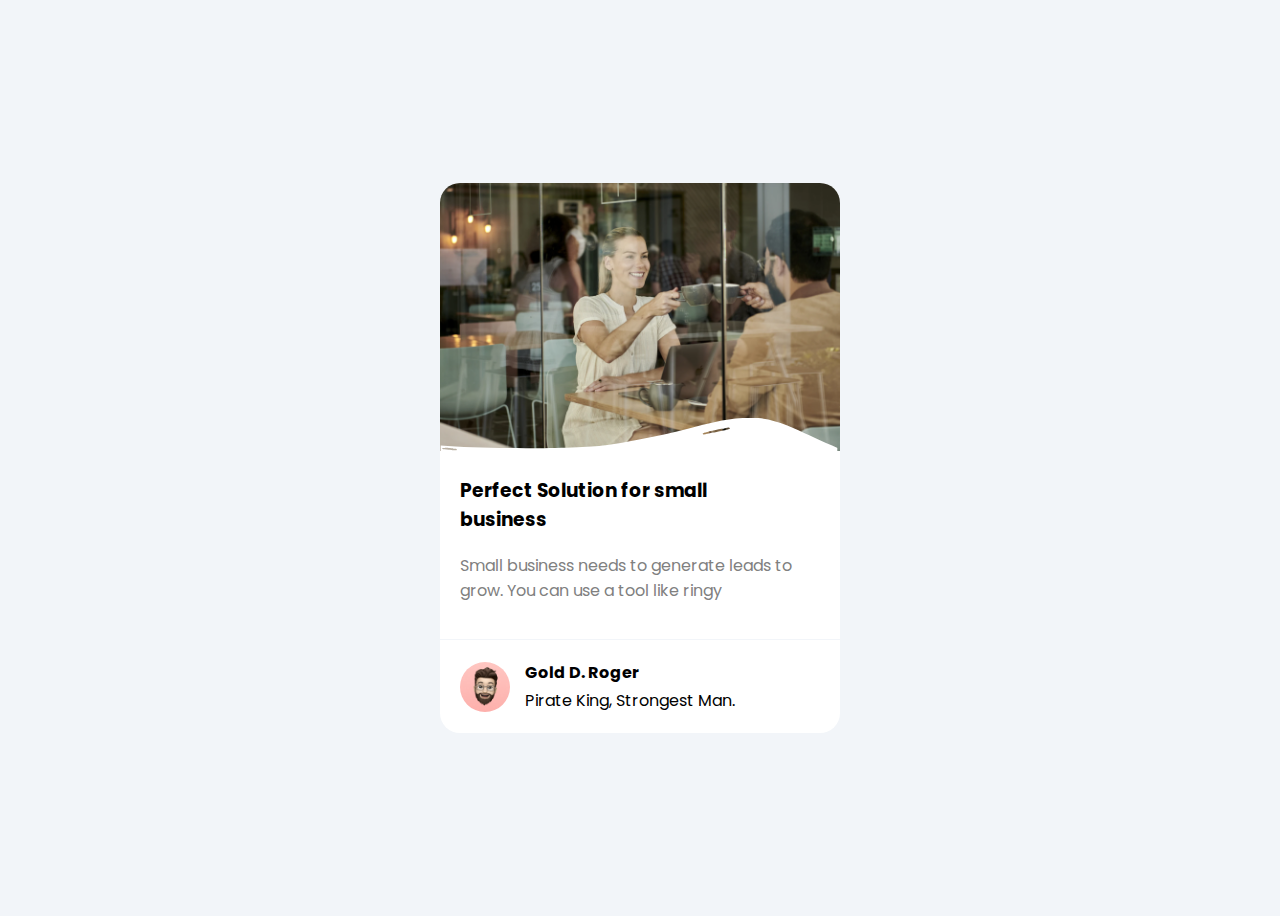
<file: index.html>
<!DOCTYPE html>
<html lang="en">
  <head>
    <meta charset="UTF-8" />
    <meta name="viewport" content="width=device-width, initial-scale=1.0" />
    <title>Business Card Compoent</title>
    <link rel="stylesheet" href="style.css" />
  </head>
  <body>
    <div class="container">
      <div class="card">
        <div class="top">
          <img
            src="./dccl--responsive-business-blog-card/hero-image-business-card.png"
            alt=""
          />
        </div>
        <div class="card-body">
          <img
            class="overlay"
            src="./dccl--responsive-business-blog-card/white-overlay.svg"
            alt=""
          />
          <h3>
            Perfect Solution for small <br />
            business
          </h3>
          <p>
            Small business needs to generate leads to grow. You can use a tool
            like ringy
          </p>
        </div>
        <div class="card-footer">
          <img
            src="./dccl--responsive-business-blog-card/avatar-image-business-card.png"
            alt=""
          />
          <div class="text">
            <h4>Gold D. Roger</h4>
            <p>Pirate King, Strongest Man.</p>
          </div>
        </div>
      </div>
    </div>
  </body>
</html>
</file>
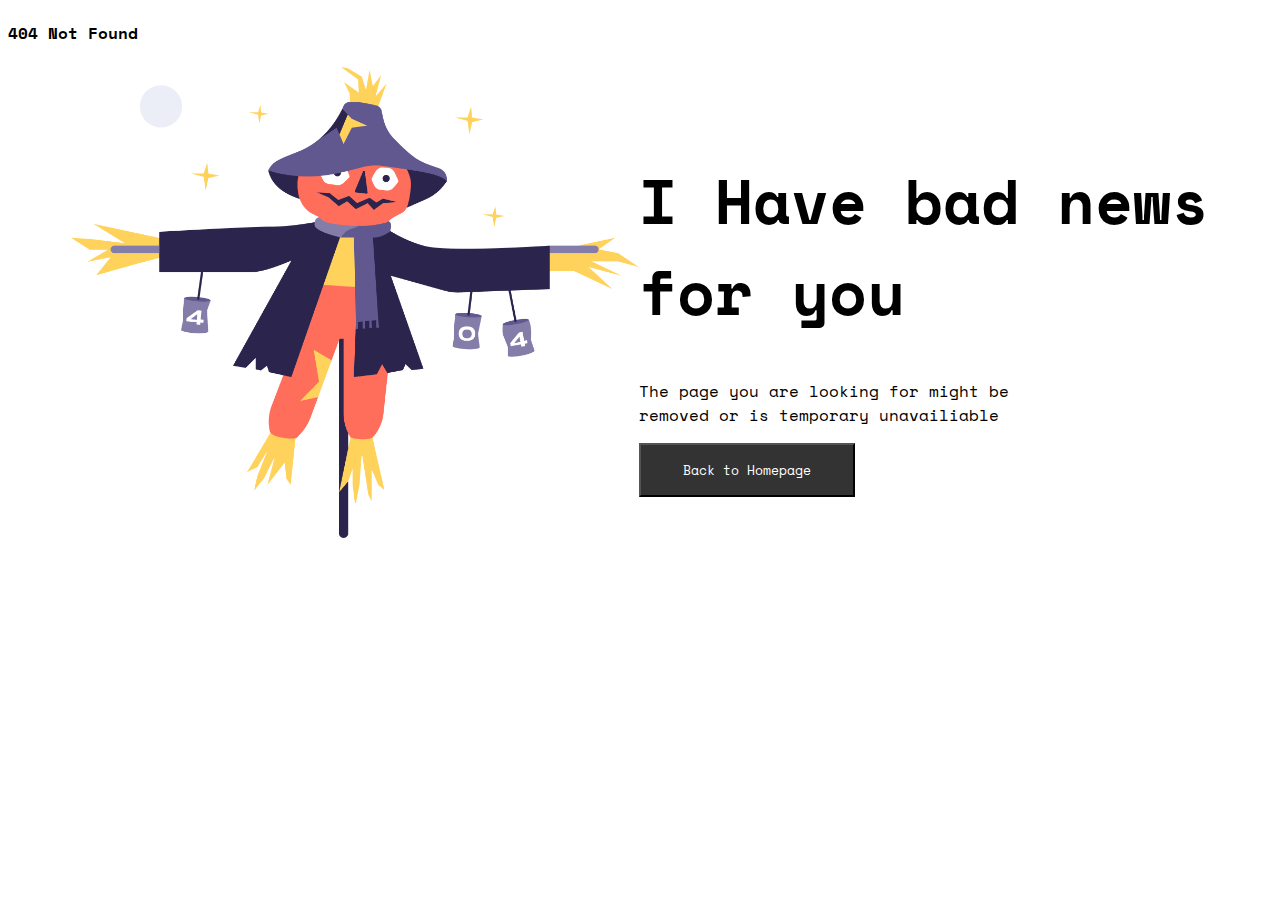
<file: 404-not-found-master/index.html>
<!DOCTYPE html>
<html lang="en">
  <head>
    <meta charset="utf-8" />
    <meta
      name="viewport"
      content="width=device-width, initial-scale=1,maximum-scale=5"
    />

    <link
      href="https://fonts.googleapis.com/css2?family=Poppins:wght@400;500&display=swap"
      rel="stylesheet"
    />
    <link rel="stylesheet" href="style.css" />
    <title>Devchallenges</title>
  </head>
  <body>
    <nav>
      <h4>404 Not Found</h4>
    </nav>
    <div class="container">
      <div class="img">
        <img src="./Scarecrow.png" alt="" />
      </div>
      <div class="text">
        <h1>I Have bad news <br />for you</h1>
        <p>
          The page you are looking for might be removed or is temporary
          unavailiable
        </p>
        <button>Back to Homepage</button>
      </div>
    </div>
  </body>
</html>
</file>
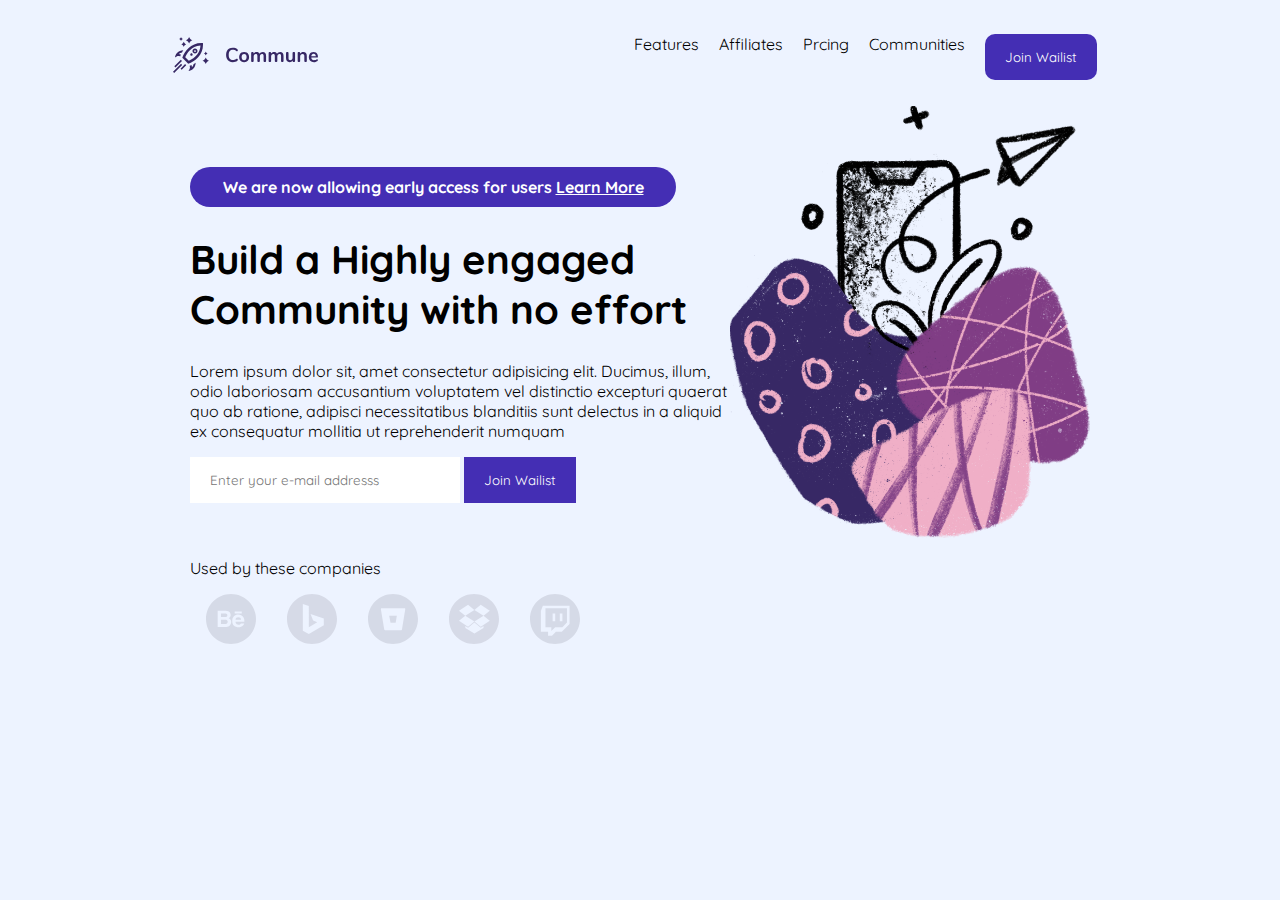
<file: Commune Waitlist Starter Files/index.html>
<!DOCTYPE html>
<html lang="en">
  <head>
    <meta charset="UTF-8" />
    <meta name="viewport" content="width=device-width, initial-scale=1.0" />
    <title>Commune Wailist Starter Files</title>
    <link rel="stylesheet" href="style.css" />
  </head>
  <body>
    <nav>
      <a href="#" class="brand">
        <img src="./Assets/Logo.svg" alt="" />
      </a>
      <img src="./Assets/Hamburger Menu.svg" alt="" class="menu" />
      <ul>
        <li>Features</li>
        <li>Affiliates</li>
        <li>Prcing</li>
        <li>Communities</li>
        <li><button>Join Wailist</button></li>
      </ul>
    </nav>
    <div class="hero">
      <div class="text-container">
        <h4 class="style-text">
          We are now allowing early access for users <a href="#">Learn More</a>
        </h4>
        <h1>
          Build a Highly engaged <br />
          Community with no effort
        </h1>
        <p>
          Lorem ipsum dolor sit, amet consectetur adipisicing elit. Ducimus,
          illum, odio laboriosam accusantium voluptatem vel distinctio excepturi
          quaerat quo ab ratione, adipisci necessitatibus blanditiis sunt
          delectus in a aliquid ex consequatur mollitia ut reprehenderit numquam
        </p>
        <div class="input-container">
          <input type="text" placeholder="Enter your e-mail addresss" />
          <input type="button" value="Join Wailist" />
        </div>
      </div>
      <div class="img-container">
        <img src="./Assets/Illustration.png" alt="" />
      </div>
    </div>
    <footer>
      <p>Used by these companies</p>
      <div class="logo-container">
        <img src="./Assets/Behance Icon.svg" alt="" />
        <img src="./Assets/Bing Icon.svg" alt="" />
        <img src="./Assets/Bitbucket Icon.svg" alt="" />
        <img src="./Assets/Dropbox Icon.svg" alt="" />
        <img src="./Assets/Twitch Icon.svg" alt="" />
      </div>
    </footer>
    <script>
      const ul = document.querySelector("ul");
      const menu = document.querySelector(".menu");
      menu.addEventListener("click", (e) => {
        ul.classList.toggle("none");
      });
    </script>
  </body>
</html>
</file>
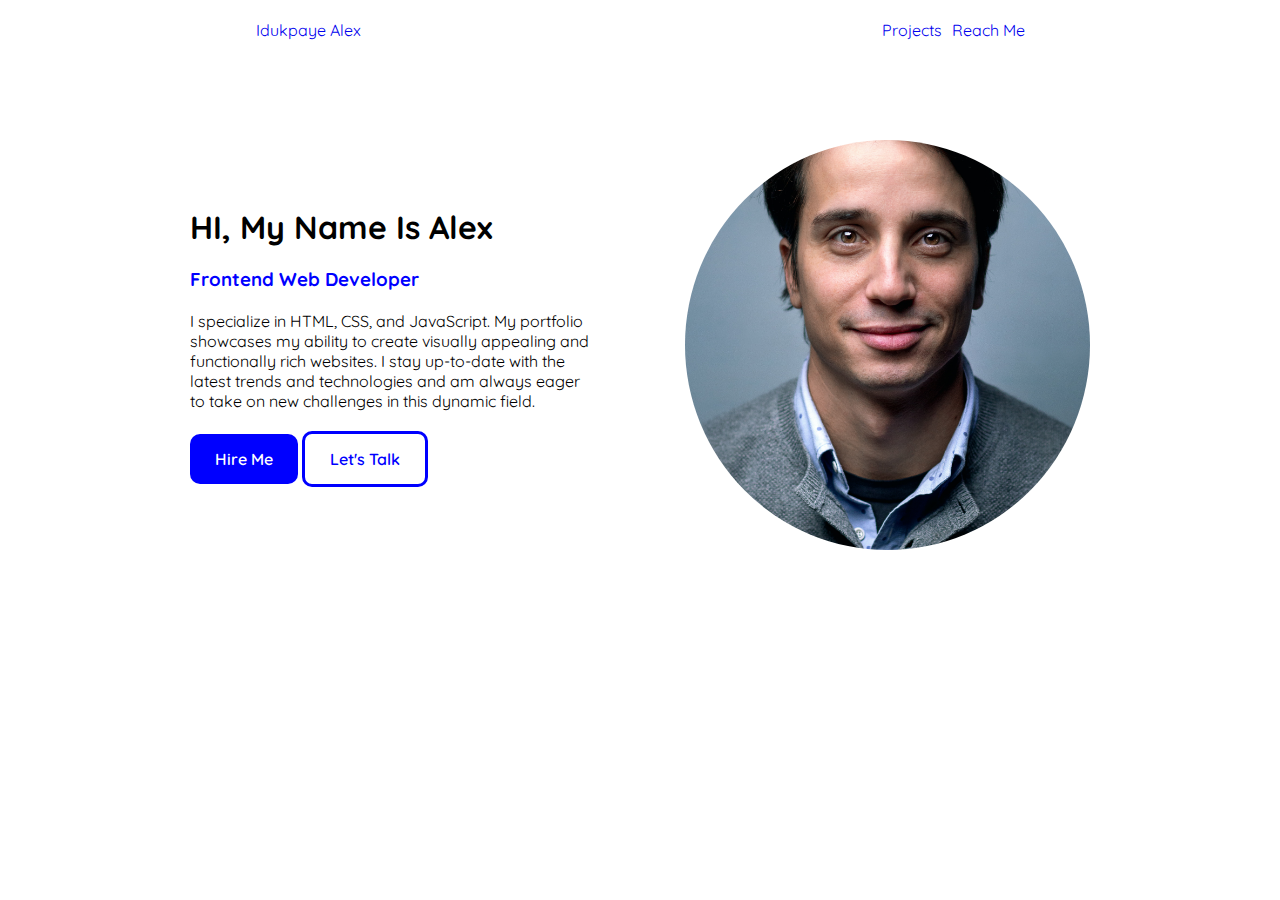
<file: Developer Portfolio/index.html>
<!DOCTYPE html>
<html lang="en">
  <head>
    <meta charset="UTF-8" />
    <meta http-equiv="X-UA-Compatible" content="IE=edge" />
    <meta name="viewport" content="width=device-width, initial-scale=1.0" />
    <title>Developer Portfolio</title>
    <link rel="stylesheet" href="styles.css" />
  </head>
  <body>
    <nav>
      <a href="#" class="brand">Idukpaye Alex</a>
      <ul>
        <li><a href="#">Projects</a></li>
        <li><a href="#">Reach Me</a></li>
      </ul>
    </nav>
    <div class="hero-content">
      <div class="text-container">
        <h2><span>HI,</span> My Name Is Alex</h2>
        <h3>Frontend Web developer</h3>
        <p>
          I specialize in HTML, CSS, and JavaScript. My portfolio showcases my
          ability to create visually appealing and functionally rich websites. I
          stay up-to-date with the latest trends and technologies and am always
          eager to take on new challenges in this dynamic field.
        </p>
        <button>Hire Me</button>
        <button id="second">Let's Talk</button>
      </div>
      <div class="background-img">
        <img src="./hero.jpg" alt="" />
      </div>
    </div>
  </body>
</html>
</file>
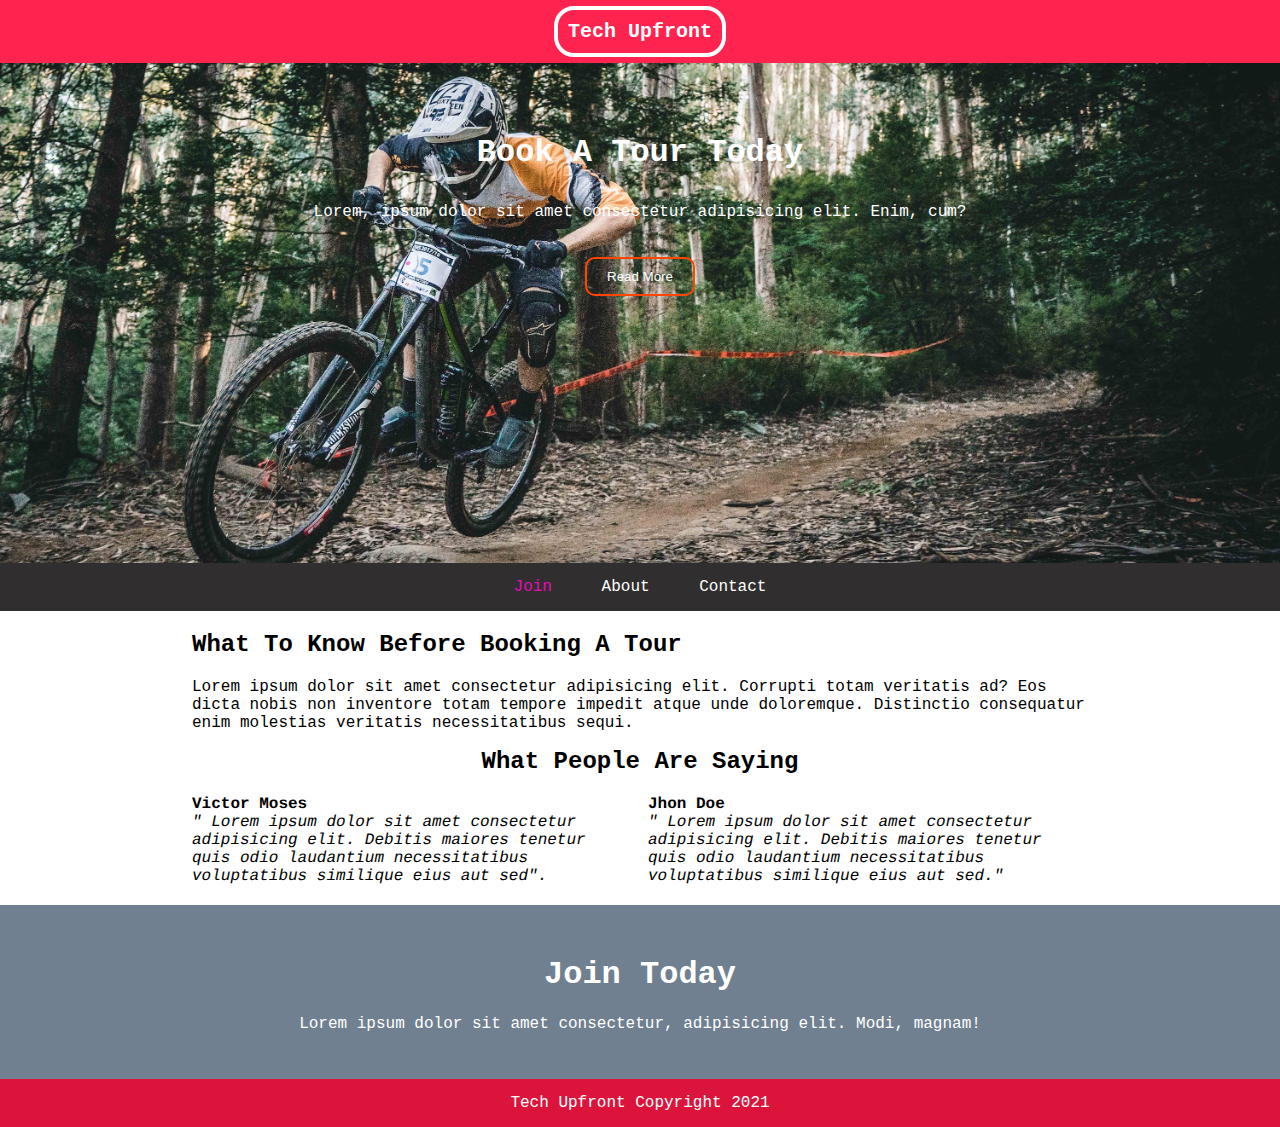
<file: html and css coure/index.html>
<!DOCTYPE html>
<html lang="en">
  <head>
    <meta charset="UTF-8" />
    <meta http-equiv="X-UA-Compatible" content="IE=edge" />
    <meta name="viewport" content="width=device-width, initial-scale=1.0" />
    <title>Document</title>
    <link rel="stylesheet" href="styles.css" />
  </head>
  <body>
    <header>
      <div class="brand-container"><span class="brand">Tech Upfront</span></div>
      <div class="hero-section">
        <div class="content">
          <h1>Book A Tour Today</h1>
          <p>
            Lorem, ipsum dolor sit amet consectetur adipisicing elit. Enim, cum?
          </p>
          <button>Read More</button>
        </div>
      </div>
    </header>
    <main>
      <nav>
        <div class="nav-content">
          <a href="#" class="active">Join</a>
          <a href="">About</a>
          <a href="">Contact</a>
        </div>
      </nav>
      <div class="main-section">
        <h2>What To Know Before Booking A Tour</h2>
        <p>
          Lorem ipsum dolor sit amet consectetur adipisicing elit. Corrupti
          totam veritatis ad? Eos dicta nobis non inventore totam tempore
          impedit atque unde doloremque. Distinctio consequatur enim molestias
          veritatis necessitatibus sequi.
        </p>
      </div>
      <div class="testimonails">
        <h2>What People Are Saying</h2>
        <div class="testimonails-container">
          <div class="first">
            <strong>Victor Moses</strong>
            <i>
              " Lorem ipsum dolor sit amet consectetur adipisicing elit. Debitis
              maiores tenetur quis odio laudantium necessitatibus voluptatibus
              similique eius aut sed".</i
            >
          </div>
          <div class="second">
            <strong>Jhon Doe</strong>
            <i>
              " Lorem ipsum dolor sit amet consectetur adipisicing elit. Debitis
              maiores tenetur quis odio laudantium necessitatibus voluptatibus
              similique eius aut sed."</i
            >
          </div>
        </div>
      </div>
    </main>

    <section class="join">
      <h1>Join Today</h1>
      <p>
        Lorem ipsum dolor sit amet consectetur, adipisicing elit. Modi, magnam!
      </p>
    </section>
    <footer>Tech  Upfront Copyright 2021</footer>
  </body>
</html>
</file>
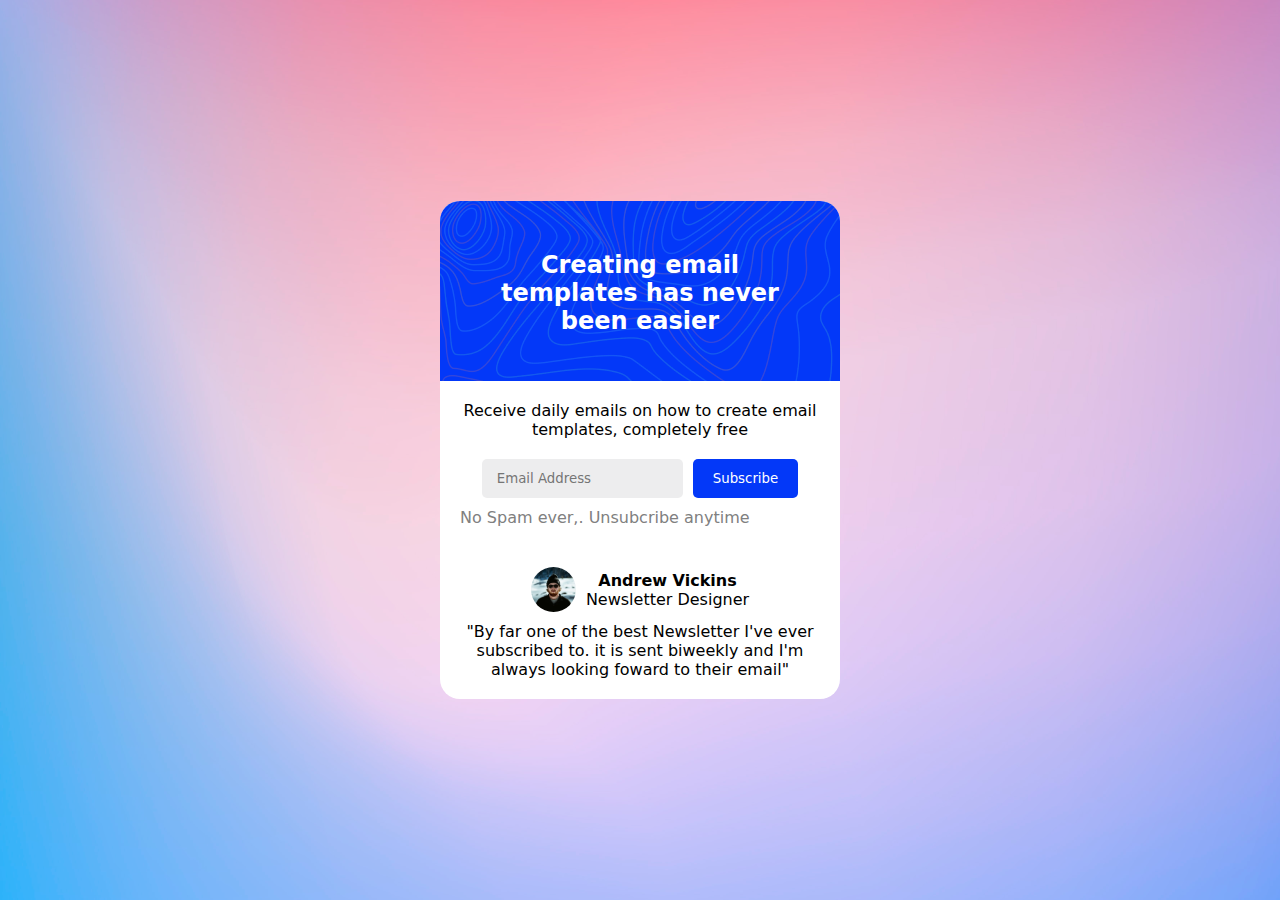
<file: Newsletter Popup Starter Files/index.html>
<!DOCTYPE html>
<html lang="en">
  <head>
    <meta charset="UTF-8" />
    <meta name="viewport" content="width=device-width, initial-scale=1.0" />
    <title>Newsletter Popup Page</title>
    <link rel="stylesheet" href="style.css" />
  </head>
  <body>
    <div class="container">
      <div class="card">
        <div class="card-header">
          <h2>Creating email templates has never been easier</h2>
        </div>
        <div class="card-body">
          <p>
            Receive daily emails on how to create email templates, completely
            free
          </p>
          <div class="input-container">
            <button>Subscribe</button>
            <input type="email" id="" placeholder="Email Address" />
          </div>
          <p class="spam">No Spam ever,. Unsubcribe anytime</p>
        </div>
        <div class="card-footer">
          <div class="avatar">
            <img src="./Assets/User Avatar.svg" alt="" />
            <div class="text">
              <p><strong>Andrew Vickins</strong></p>
              <p>Newsletter Designer</p>
            </div>
          </div>
          <p>
            "By far one of the best Newsletter I've ever subscribed to. it is
            sent biweekly and I'm always looking foward to their email"
          </p>
        </div>
      </div>
    </div>
  </body>
</html>
</file>
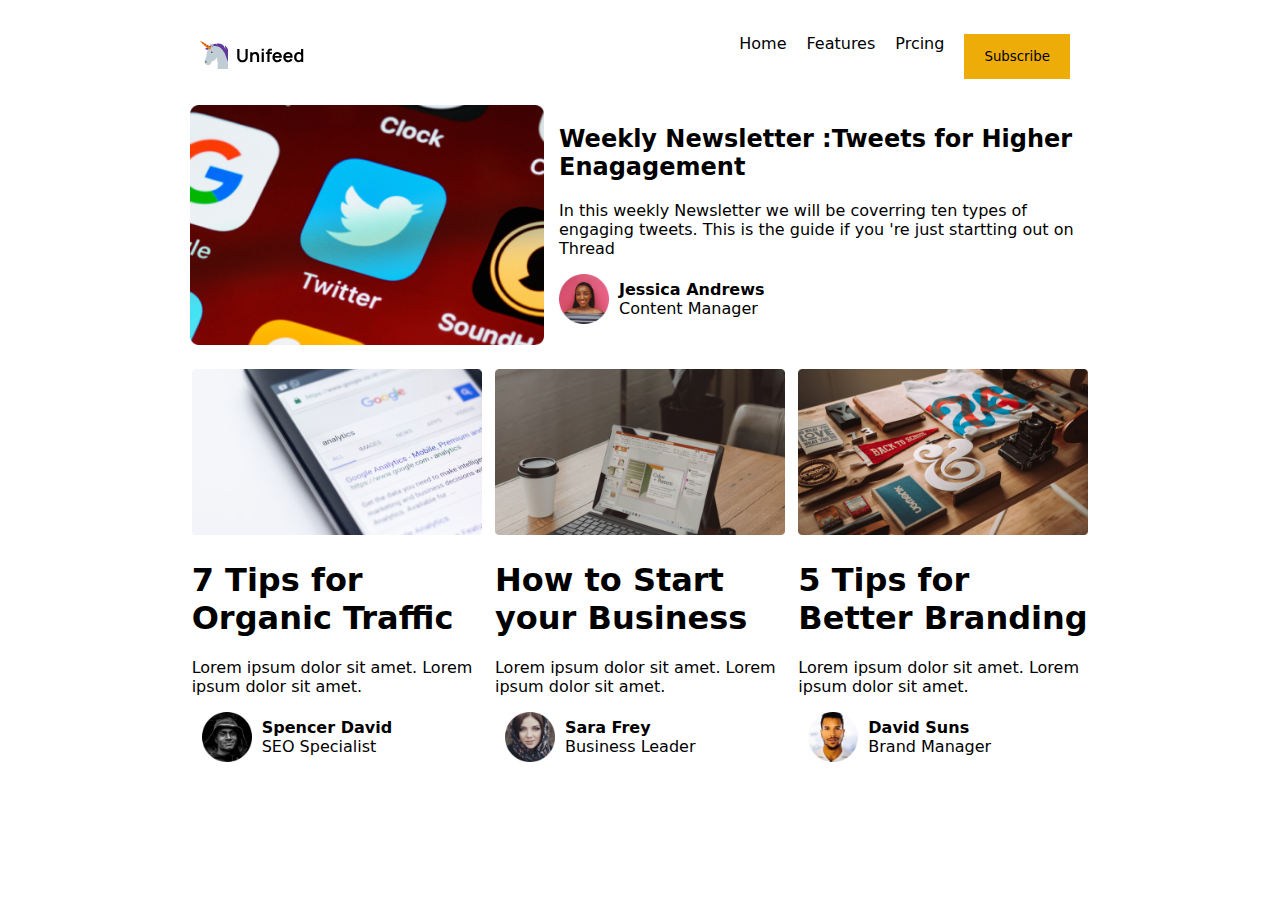
<file: Unifeed Blog Template Starter Files/index.html>
<!DOCTYPE html>
<html lang="en">
  <head>
    <meta charset="UTF-8" />
    <meta name="viewport" content="width=device-width, initial-scale=1.0" />
    <title>Unifeed Blog Template</title>
    <link rel="stylesheet" href="style.css" />
  </head>
  <body>
    <nav>
      <a href="#"><img src="./Assets/Logo.svg" alt="Logo Svg" /> </a>
      <img src="./Assets/Hamburger Menu.svg" class="menu" alt="menu" />
      <ul>
        <li>Home</li>
        <li>Features</li>
        <li>Prcing</li>
        <li><button>Subscribe</button></li>
      </ul>
    </nav>
    <div class="hero">
      <div class="hero-img">
        <img src="./Assets/Main Article Image.png" alt="Main Image" />
      </div>
      <div class="text-hero">
        <h2>
          Weekly Newsletter :Tweets for Higher <br />
          Enagagement
        </h2>
        <p>
          In this weekly Newsletter we will be coverring ten types of engaging
          tweets. This is the guide if you 're just startting out on Thread
        </p>
        <div class="img-flex">
          <img src="./Assets/User Avatar.png" alt="" />
          <div class="text-flex">
            <h4>Jessica Andrews</h4>
            <p>Content Manager</p>
          </div>
        </div>
      </div>
    </div>
    <section class="cards">
      <div class="card">
        <div class="card-img">
          <img src="./Assets/Article 1 Image.png" alt="Article Image" />
        </div>
        <div class="card-body">
          <h1>7 Tips for Organic Traffic</h1>
          <p>Lorem ipsum dolor sit amet. Lorem ipsum dolor sit amet.</p>
        </div>
        <div class="card-footer">
          <img src="./Assets/User Avatar-1.png" alt="" />
          <div class="text-flex">
            <h4>Spencer David</h4>
            <p>SEO Specialist</p>
          </div>
        </div>
      </div>
      <div class="card">
        <div class="card-img">
          <img src="./Assets/img2.png" alt="Article Image" />
        </div>
        <div class="card-body">
          <h1>How to Start your Business</h1>
          <p>Lorem ipsum dolor sit amet. Lorem ipsum dolor sit amet.</p>
        </div>
        <div class="card-footer">
          <img src="./Assets/User Avatar-2.png" alt="" />
          <div class="text-flex">
            <h4>Sara Frey</h4>
            <p>Business Leader</p>
          </div>
        </div>
      </div>
      <div class="card">
        <div class="card-img">
          <img src="./Assets/img3.png" alt="Article Image" />
        </div>
        <div class="card-body">
          <h1>5 Tips for Better Branding</h1>
          <p>Lorem ipsum dolor sit amet. Lorem ipsum dolor sit amet.</p>
        </div>
        <div class="card-footer">
          <img src="./Assets/User Avatar-3.png" alt="" />
          <div class="text-flex">
            <h4>David Suns</h4>
            <p>Brand Manager</p>
          </div>
        </div>
      </div>
    </section>
    <script>
      const menu = document.querySelector(".menu");
      const ul = document.querySelector("ul");
      menu.addEventListener("click", (e) => {
        ul.classList.toggle("none");
      });
    </script>
  </body>
</html>
</file>
<file: style.css>
@import url("https://fonts.googleapis.com/css2?family=Poppins:wght@400;600&display=swap");
/* * {
  font-family: sans-serif !important;
} */
body {
  background-color: #f2f5f9;
  font-family: "Poppins", sans-serif;
}
.container {
  display: flex;
  justify-content: center;
  align-items: center;
  min-height: 100vh;
}
.card-body {
  padding: 20px;
  padding-top: 0px;
  position: relative;
}
.card-body p {
  color: grey;
}
.top img {
  border-top-left-radius: 20px;
  border-top-right-radius: 20px;
}
.card {
  width: 400px;
  background-color: white;
  border-radius: 20px;
}
.overlay {
  position: absolute;
  top: -60px;
  /* list-style-type: disclosure-closed; */
  left: -10px;
  scale: 0.95;
}
.top img {
  width: 100%;
}
.card-footer img {
  width: 50px;
  border-radius: 50%;
  height: 50px;
}
.card-footer {
  display: flex;
  padding: 20px;
  /* justify-content: space-between; */
  align-items: center;
  border-top: 0.5px solid #f2f5f9;
}
.card-footer h4,
.card-footer p {
  margin: 0;
}
.card-footer .text {
  margin-left: 15px;
}

.card-footer h4 {
  margin-bottom: 3px;
}
</file>
<file: 404-not-found-master/style.css>
@import url("https://fonts.googleapis.com/css2?family=Space+Mono:wght@400;700&display=swap");
.container {
  display: flex;

  align-items: center;
  justify-content: center;
}
* {
  font-family: "Space Mono", monospace;
}
img {
  width: 100%;
}
.img {
  width: 45%;
}
h1 {
  font-size: 62px;
}
.text p {
  width: 381px;
}
button {
  background-color: #333333;
  color: #fff;
  padding: 15px 20px;
  width: 216px;
}
@media (max-width: 1000px) {
  .container {
    flex-direction: column;
  }
  h1 {
    font-size: 48px;
    width: 90%;
    margin: 0 auto;
  }
  .img {
    width: 80%;
  }
  br {
    display: none;
  }

  .text {
    width: 90%;
    margin: 0 auto;
  }
}
</file>
<file: Commune Waitlist Starter Files/style.css>
@import url("https://fonts.googleapis.com/css2?family=Quicksand:wght@400;700&display=swap");

* {
  font-family: "Quicksand", sans-serif;
  box-sizing: border-box;
}
body {
  background-color: rgba(0, 89, 255, 0.071);
}
nav {
  max-width: 1200px;
  margin: 0 auto;
  display: flex;
  align-items: center;
  justify-content: space-around;
  font-family: system-ui;
}
ul {
  display: flex;
  list-style: none;
}
li {
  margin: 10px;
}
li button {
  padding: 15px 20px;
  border: none;
  outline: none;
  color: white;
  border-radius: 10px;
  font-family: inherit;
  background-color: rgb(68, 46, 180);
}
.hero {
  display: flex;
  max-width: 900px;
  margin: 0 auto;
  justify-content: space-around;
  justify-content: center;
  align-items: center;
}
.input-container {
  width: 100%;
}
.input-container input[type="text"] {
  padding: 15px 20px;
  border: none;
  outline: none;
  width: 50%;
}
.input-container input[type="button"] {
  padding: 15px 20px;
  border: none;
  outline: none;
  background-color: rgb(68, 46, 180);
  color: #fff;
  cursor: pointer;
}
.text-container {
  width: 60%;
}
.text-container h1 {
  font-size: 40px;
}
.img-container {
  width: 40%;
}
img {
  width: 100%;
}
footer {
  max-width: 900px;
  margin: 0 auto;
}

.logo-container img {
  width: 50px;
  height: 50px;
}
.logo-container {
  width: 45%;
  display: flex;
  justify-content: space-around;
}
.menu {
  width: 30px;
  height: 30px;
  display: none;
}
h4 {
  background-color: rgb(68, 46, 180);
  color: #fff;
  border-radius: 20px;
  padding: 10px;
  width: 90%;
  text-align: center;
}
h4 a {
  color: white;
}
@media (max-width: 900px) {
  .menu {
    display: block;
  }
  .img-container {
    display: none;
  }
  .text-container {
    text-align: center;
    width: 80%;
  }
  footer {
    width: 80%;
    margin: 0 auto;
  }
  .logo-container {
    width: 50%;
  }
  .none {
    display: none;
  }
  ul {
    position: absolute;
    flex-direction: column;
    background-color: White;
    padding: 10px;
    top: 30px;
    width: 70%;
  }
}
@media (max-width: 500px) {
  .input-container {
    display: flex;
    flex-direction: column;
    width: 80%;
  }
  .input-container input[type="text"] {
    width: 100%;
  }
  .input-container input[type="button"] {
    width: 100%;
  }
  .logo-container {
    width: 100%;
  }
}
</file>
<file: Developer Portfolio/styles.css>
@import url("https://fonts.googleapis.com/css2?family=Quicksand:wght@400;700&display=swap");
* {
  margin: 0;
  box-sizing: border-box;
}
body {
  font-family: "Quicksand", sans-serif;
}
nav {
  display: flex;
  margin: 20px;
  justify-content: space-around;
}
ul {
  display: flex;
  list-style: none;
}
li {
  margin-left: 10px;
}
a {
  text-decoration: none;
}
a:hover,
li:hover {
  color: crimson;
  transform: translateY(-10px);
  transition: transform 1s;
}
.hero-content {
  max-width: 900px;
  /* margin: ; */
  display: flex;
  justify-content: space-between;
  align-items: center;
  margin: 100px auto;
}
.text-container {
  width: 45%;
}
.background-img {
  width: 45%;
}
.background-img img {
  max-width: 100%;
  /* scale: 0.9; */
  width: 410px;
  height: 410px;
  object-fit: cover;
  border-radius: 100%;
  animation: float 2.5s linear infinite alternate;
}
h2 {
  font-size: 2rem;
  margin-bottom: 20px;
}
h2 span {
  margin-bottom: 20px;
  font-size: 2rem;
}
h3 {
  margin-bottom: 20px;
  color: blue;
  text-transform: capitalize;
}
@keyframes float {
  0% {
    transform: translateY(-10px);
  }
  100% {
    transform: translateY(-50px);
  }
}

button {
  margin-top: 20px;
  padding: 15px 25px;
  border: none;
  outline: none;
  background-color: blue;
  color: #fff;
  font-weight: 600;
  font-family: inherit;
  font-size: 16px;
  border-radius: 10px;
  cursor: pointer;

  transition: transfrom 2s;
}
#second {
  background-color: transparent;
  border: 3px solid blue;

  color: blue;
}

button:hover {
  transform: translateY(-10px);
  transition: transform 1s;
}
@media (max-width: 798px) {
  .hero-content {
    flex-direction: column-reverse;
  }
  .background-img {
    width: 80%;
  }
  .background-img img {
    width: 300px;
    height: 300px;
  }
  .text-container {
    width: 80%;
  }
}
</file>
<file: html and css coure/styles.css>
body {
  margin: 0;
  font-family: "Courier New", Courier, monospace;
}

.brand-container {
  background: rgb(255, 35, 79);
  padding: 20px;
  text-align: center;
  font-size: 20px;
  color: #fff;
}
.brand {
  border-radius: 20px;
  padding: 10px;
  border: 4px solid #fff;
  font-weight: bold;
}
.hero-section {
  height: 500px;
  background: url("./img/new-tour-2.jpg");
  background-size: cover;
  background-repeat: no-repeat;
  background-position: center;
}

.hero-section .content {
  color: #fff;
  text-align: center;

  padding-top: 50px;
}
.content p {
  padding-top: 10px;
}
.content button {
  margin-top: 20px;
  padding: 10px 20px;
  border: 2px solid orangered;
  background: transparent;
  color: #fff;
  border-radius: 10px;
  cursor: pointer;
}
.content button:hover {
  background-color: #fff;
  color: orangered;
}

nav {
  list-style: none;
  padding: 0 auto;
  color: #fff;
  margin: 0;

  background-color: rgb(48, 46, 46);
}
.nav-content {
  text-align: center;
  padding: 15px;
}
a {
  text-decoration: none;
  color: #fff;
  padding: 20px;
}
.active {
  color: rgb(233, 10, 185);
}
.join {
  color: #fff;
  background: slategray;
  padding: 30px;
  text-align: center;
}
footer {
  padding: 15px;
  background-color: crimson;
  color: #fff;
  text-align: center;
}
.main-section {
  margin: 0 auto;
  width: 70%;
}
.testimonails-container {
  width: 70%;
  margin: 0 auto;
  text-rendering: geometricPrecision;
  column-count: 2;
}
.testimonails h2 {
  text-align: center;
  padding-bottom: 20px;
  margin: 0 auto;
}
.testimonails {
  margin-bottom: 20px;
}

.testimonails strong {
  display: block;
}
@media (max-width: 900px) {
  .testimonails-container {
    width: 70%;
    margin: 0 auto;
    text-rendering: geometricPrecision;
    column-count: 1;
  }
  .hero-section {
    background-position: initial;
  }
}
</file>
<file: Newsletter Popup Starter Files/style.css>
body {
  margin: 0;
}
* {
  margin: 0;
  /* box-sizing: border-box; */
  font-family: system-ui, -apple-system, BlinkMacSystemFont, "Segoe UI", Roboto,
    Oxygen, Ubuntu, Cantarell, "Open Sans", "Helvetica Neue", sans-serif;
}

.container {
  display: flex;
  justify-content: center;
  align-items: center;
  min-height: 100vh;
  background: url("./Assets/Background.png");
  background-repeat: no-repeat;
  background-size: cover;
}
.card {
  background-color: white;
  max-width: 400px;
  border-radius: 20px;
}
.card-header {
  text-align: center;
  background-color: rgb(3, 56, 248);
  background-image: url("./Assets/Pattern.png");
  color: white;
  padding: 50px;
  border-top-left-radius: 20px;
  border-top-right-radius: 20px;
  height: 80px;
  margin: 0;
}
.card-body {
  padding: 20px;
}
.card-body p {
  text-align: center;
}
.input-container {
  width: 100%;
  display: flex;
  justify-content: center;

  margin-top: 20px;
  flex-direction: row-reverse;
}
button {
  border: none;
  outline: none;
  background: rgb(3, 56, 248);
  color: #fff;
  padding: 12px 20px;
  margin-left: 10px;
  border-radius: 5px;
  cursor: pointer;
  font-family: inherit;
}
.spam {
  color: grey;
  margin-top: 10px;
  text-align: left !important;
}
.input-container input {
  padding: 10px 15px;
  outline: none;
  border: none;
  font-family: inherit;
  /* border: 1px solid grey; */
  border-radius: 5px;
  background-color: rgba(184, 184, 186, 0.25);
}
.card-footer {
  text-align: center;
  padding: 20px;
}
.avatar {
  display: flex;
  justify-content: center;
  align-items: center;
  margin-bottom: 10px;
}
.text {
  margin-left: 10px;
}
</file>
<file: Unifeed Blog Template Starter Files/style.css>
* {
  font-family: system-ui !important;
}
nav {
  display: flex;
  align-items: center;
  justify-content: space-around;
}
ul {
  display: flex;
  list-style-type: none;
}
li {
  margin: 10px;
}
.hero {
  max-width: 900px;
  display: flex;
  justify-content: center;
  margin: 0 auto;
}
img {
  max-width: 100%;
}
.text-hero {
  width: 60%;
  margin-left: 15px;
}
.hero-img {
  width: 40%;
}
.img-flex {
  display: flex;
  align-items: center;
}
.img-flex img {
  width: 50px;
  height: 50px;
}
.img-flex h4,
.img-flex p {
  margin: 0;
}
.text-flex {
  margin-left: 10px;
}
section {
  /* margin-top: 20px; */
  max-width: 900px;
  display: flex;
  justify-content: space-around;
  margin: 20px auto;
  gap: 10px;
}
.card-footer {
  display: flex;
  align-items: center;
}
.card-footer img {
  width: 50px;
  height: 50px;
}
.card {
  width: 290px;
}
.card-footer h4,
.card-footer p {
  margin: 0;
}
.card-footer {
  margin-left: 10px;
}
.menu {
  display: none;
}

li button {
  padding: 15px 20px;
  border: none;
  outline: none;
  background-color: darkyellow;
  color: black;
  background-color: rgb(237, 172, 8);
  font-family: inherit;
}
@media (max-width: 900px) {
  .none {
    display: none;
  }
  .hero {
    flex-direction: column;
  }
  .hero-img {
    width: 80%;
    margin: 0 auto;
  }
  .text-hero {
    width: 80%;
    margin: 0 auto;
  }
  section {
    flex-direction: column;
  }
  .card {
    width: 80%;
    margin: 0 auto;
  }
  .menu {
    display: block;
  }
  ul {
    flex-direction: column;
    width: 60%;
    margin: 0 auto;
    background-color: White;
    position: absolute;
    top: 40px;
  }
  li {
    margin: 20px;
  }
}
</file>
